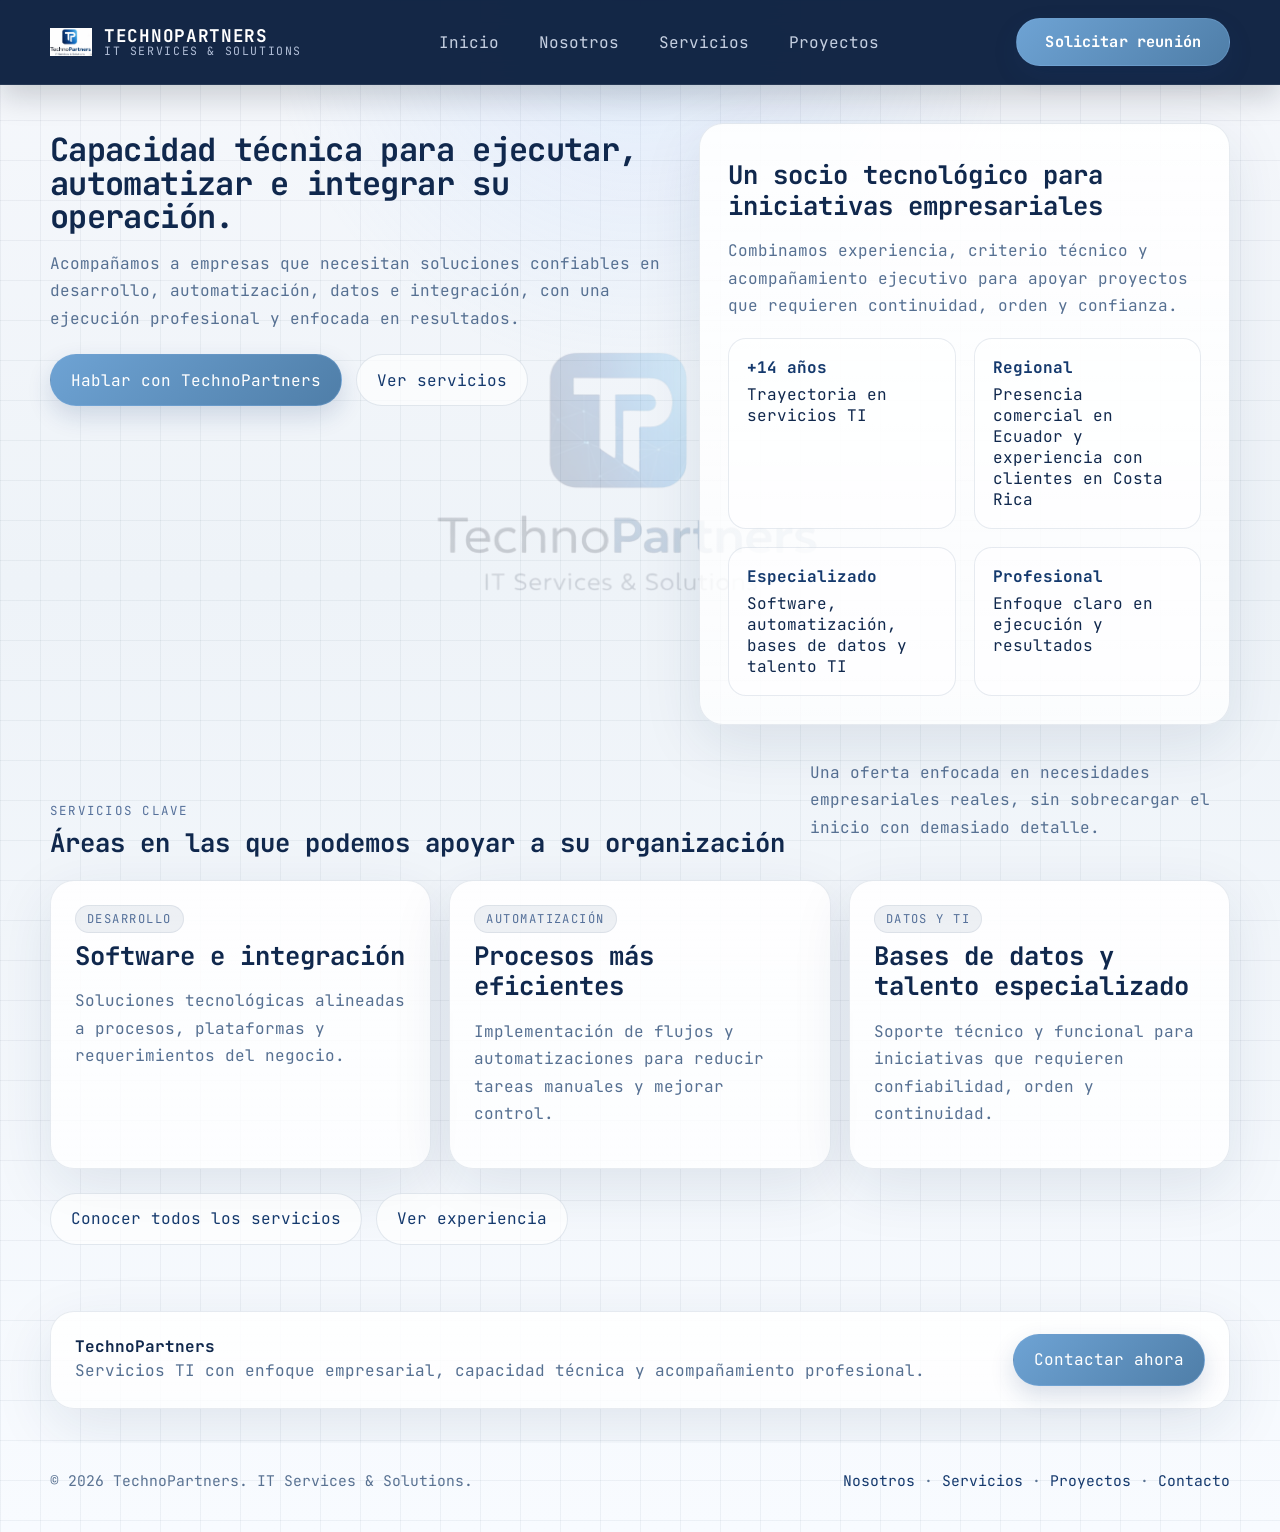
<file: index.html>
<!DOCTYPE html>
<html lang="es">
<head>
  <meta charset="UTF-8" />
  <meta name="viewport" content="width=device-width, initial-scale=1.0" />
  <title>TechnoPartners | IT Services & Solutions</title>
  <meta
    name="description"
    content="TechnoPartners brinda soluciones tecnológicas para empresas: desarrollo de software, automatización, integración, bases de datos y talento TI especializado."
  />
  <link rel="stylesheet" href="styles.css" />
</head>
<body>
  <header class="topbar">
  <div class="container navbar">
    <a class="brand" href="index.html">
      <img src="assets/logo.png" alt="Logo TechnoPartners">
      <div class="brand-text">
        <strong>TECHNOPARTNERS</strong>
        <span>IT SERVICES &amp; SOLUTIONS</span>
      </div>
    </a>

    <nav id="menu" class="nav-links">
      <a href="index.html">Inicio</a>
      <a href="about.html">Nosotros</a>
      <a href="services.html">Servicios</a>
      <a href="projects.html">Proyectos</a>
   
      <a class="nav-mobile-cta" href="contact.html">Solicitar reunión</a>
    </nav>

    <button class="menu-toggle" type="button" onclick="toggleMenu()" aria-label="Abrir menú">
      ☰
    </button>

    <a class="nav-cta" href="contact.html">Solicitar reunión</a>
  </div>
</header>

  <main>
    <section class="hero">
      <div class="container hero-grid">
        <div>
        
          <h1>Capacidad técnica para ejecutar, automatizar e integrar su operación.</h1>
          <p class="lead">
            Acompañamos a empresas que necesitan soluciones confiables en desarrollo,
            automatización, datos e integración, con una ejecución profesional y enfocada en resultados.
          </p>

          <div class="hero-actions">
            <a class="btn btn-primary" href="contact.html">Hablar con TechnoPartners</a>
            <a class="btn btn-secondary" href="services.html">Ver servicios</a>
          </div>
        </div>

        <aside class="hero-card">
          
          <h3>Un socio tecnológico para iniciativas empresariales</h3>
          <p>
            Combinamos experiencia, criterio técnico y acompañamiento ejecutivo
            para apoyar proyectos que requieren continuidad, orden y confianza.
          </p>

          <div class="hero-stats">
            <div class="mini-stat">
              <strong>+14 años</strong>
              <span>Trayectoria en servicios TI</span>
            </div>
            <div class="mini-stat">
              <strong>Regional</strong>
              <span>Presencia comercial en Ecuador y experiencia con clientes en Costa Rica</span>
            </div>
            <div class="mini-stat">
              <strong>Especializado</strong>
              <span>Software, automatización, bases de datos y talento TI</span>
            </div>
            <div class="mini-stat">
              <strong>Profesional</strong>
              <span>Enfoque claro en ejecución y resultados</span>
            </div>
          </div>
        </aside>
      </div>
    </section>

    <section class="section">
      <div class="container">
        <div class="section-header">
          <div>
            <div class="smallcaps">Servicios clave</div>
            <h2>Áreas en las que podemos apoyar a su organización</h2>
          </div>
          <p>
            Una oferta enfocada en necesidades empresariales reales, sin sobrecargar el inicio con demasiado detalle.
          </p>
        </div>

        <div class="service-grid">
          <article class="service-card">
            <div class="tag">Desarrollo</div>
            <h3>Software e integración</h3>
            <p>
              Soluciones tecnológicas alineadas a procesos, plataformas y requerimientos del negocio.
            </p>
          </article>

          <article class="service-card">
            <div class="tag">Automatización</div>
            <h3>Procesos más eficientes</h3>
            <p>
              Implementación de flujos y automatizaciones para reducir tareas manuales y mejorar control.
            </p>
          </article>

          <article class="service-card">
            <div class="tag">Datos y TI</div>
            <h3>Bases de datos y talento especializado</h3>
            <p>
              Soporte técnico y funcional para iniciativas que requieren confiabilidad, orden y continuidad.
            </p>
          </article>
        </div>

        <div class="hero-actions" style="margin-top: 24px;">
          <a class="btn btn-secondary" href="services.html">Conocer todos los servicios</a>
          <a class="btn btn-secondary" href="projects.html">Ver experiencia</a>
        </div>
      </div>
    </section>

    <section class="section">
      <div class="container">
        <div class="band">
          <div>
            <strong>TechnoPartners</strong><br />
            <span>
              Servicios TI con enfoque empresarial, capacidad técnica y acompañamiento profesional.
            </span>
          </div>
          <a class="btn btn-primary" href="contact.html">Contactar ahora</a>
        </div>
      </div>
    </section>
  </main>

  <footer>
    <div class="container footer-grid">
      <div>© <span data-year></span> TechnoPartners. IT Services &amp; Solutions.</div>
      <div>
        <a href="about.html">Nosotros</a> ·
        <a href="services.html">Servicios</a> ·
        <a href="projects.html">Proyectos</a> ·
        <a href="contact.html">Contacto</a>
      </div>
    </div>
  </footer>

  <script src="script.js"></script>
</body>
</html>
</file>
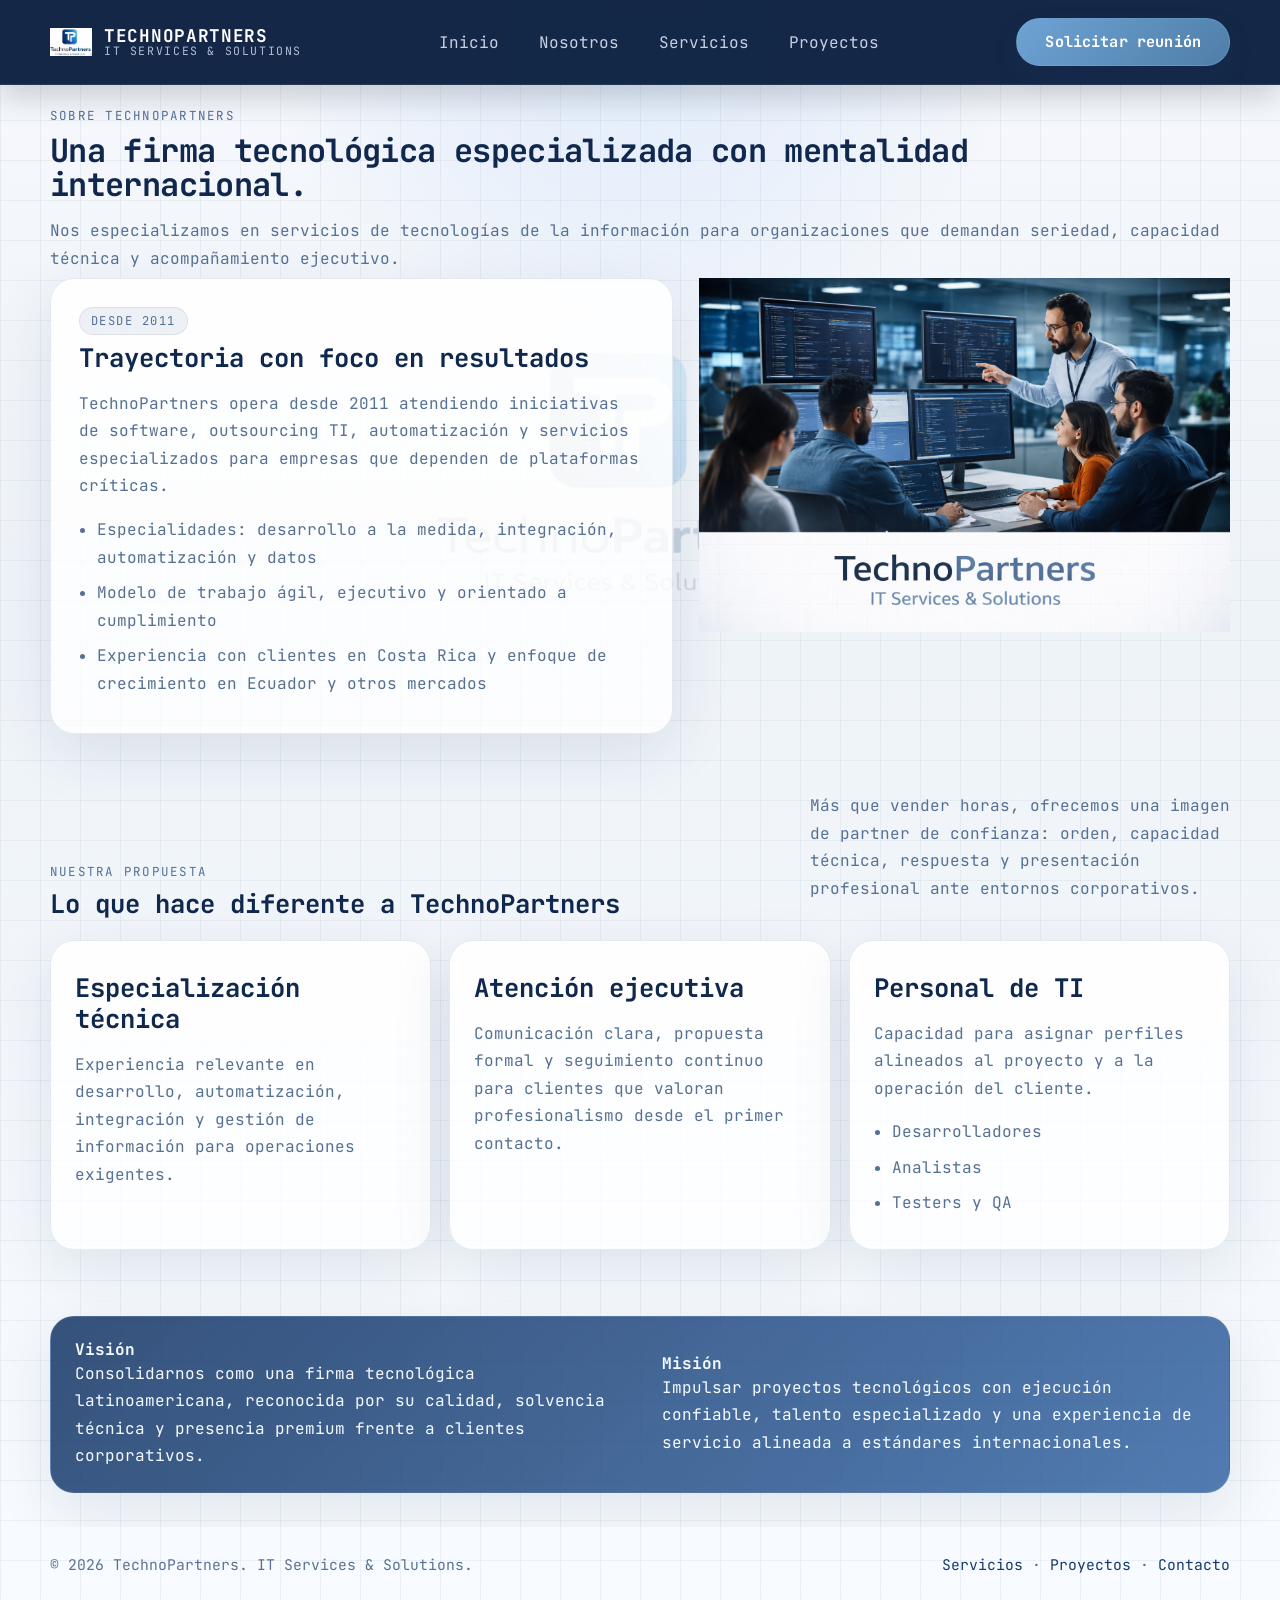
<file: about.html>
<!DOCTYPE html>
<html lang="es">
<head>
  <meta charset="UTF-8" />
  <meta name="viewport" content="width=device-width, initial-scale=1.0" />
  <title>Nosotros | TechnoPartners</title>
  <meta name="description" content="Conozca la trayectoria, el enfoque y la propuesta de valor de TechnoPartners como partner tecnológico para empresas." />
  <link rel="stylesheet" href="styles.css" />
</head>
<body>
  <header class="topbar">
  <div class="container navbar">
    <a class="brand" href="index.html">
      <img src="assets/logo.png" alt="Logo TechnoPartners">
      <div class="brand-text">
        <strong>TECHNOPARTNERS</strong>
        <span>IT SERVICES &amp; SOLUTIONS</span>
      </div>
    </a>

    <nav id="menu" class="nav-links">
      <a href="index.html">Inicio</a>
      <a href="about.html">Nosotros</a>
      <a href="services.html">Servicios</a>
      <a href="projects.html">Proyectos</a>
     
      <a class="nav-mobile-cta" href="contact.html">Solicitar reunión</a>
    </nav>

    <button class="menu-toggle" type="button" onclick="toggleMenu()" aria-label="Abrir menú">
      ☰
    </button>

    <a class="nav-cta" href="contact.html">Solicitar reunión</a>
  </div>
</header>

  <main>
    <section class="page-hero">
      <div class="container">
        <div class="smallcaps">Sobre TechnoPartners</div>
        <h1>Una firma tecnológica especializada con mentalidad internacional.</h1>
        <p>Nos especializamos en servicios de tecnologías de la información para organizaciones que demandan seriedad, capacidad técnica y acompañamiento ejecutivo.</p>
      </div>
    </section>

    <section class="section">
      <div class="container two-col">
        <div class="panel">
          <div class="tagline">Desde 2011</div>
          <h3>Trayectoria con foco en resultados</h3>
          <p>TechnoPartners opera desde 2011 atendiendo iniciativas de software, outsourcing TI, automatización y servicios especializados para empresas que dependen de plataformas críticas.</p>
          <ul class="bullet-list">
            <li>Especialidades: desarrollo a la medida, integración, automatización y datos</li>
            <li>Modelo de trabajo ágil, ejecutivo y orientado a cumplimiento</li>
            <li>Experiencia con clientes en Costa Rica y enfoque de crecimiento en Ecuador y otros mercados</li>
          </ul>
        </div>
        <div class="logo-showcase">
          <img src="assets/fototp.png" alt="Logo TechnoPartners grande" />
        </div>
      </div>
    </section>

    <section class="section">
      <div class="container">
        <div class="section-header">
          <div>
            <div class="smallcaps">Nuestra propuesta</div>
            <h2>Lo que hace diferente a TechnoPartners</h2>
          </div>
          <p>Más que vender horas, ofrecemos una imagen de partner de confianza: orden, capacidad técnica, respuesta y presentación profesional ante entornos corporativos.</p>
        </div>
        <div class="grid-3">
          <article class="card">
            <h3>Especialización técnica</h3>
            <p>Experiencia relevante en desarrollo, automatización, integración y gestión de información para operaciones exigentes.</p>
          </article>
          <article class="card">
            <h3>Atención ejecutiva</h3>
            <p>Comunicación clara, propuesta formal y seguimiento continuo para clientes que valoran profesionalismo desde el primer contacto.</p>
          </article>
          <article class="card">
            <h3>Personal de TI</h3>
            <p>Capacidad para asignar perfiles alineados al proyecto y a la operación del cliente.</p>
            <ul class="bullet-list">
              <li>Desarrolladores</li>
              <li>Analistas</li>
              <li>Testers y QA</li>
            </ul>
          </article>
        </div>
      </div>
    </section>

    <section class="section">
      <div class="container">
        <div class="band highlight">
          <div>
            <strong>Visión</strong><br />
            <span>Consolidarnos como una firma tecnológica latinoamericana, reconocida por su calidad, solvencia técnica y presencia premium frente a clientes corporativos.</span>
          </div>
          <div>
            <strong>Misión</strong><br />
            <span>Impulsar proyectos tecnológicos con ejecución confiable, talento especializado y una experiencia de servicio alineada a estándares internacionales.</span>
          </div>
        </div>
      </div>
    </section>
  </main>

  <footer>
    <div class="container footer-grid">
      <div>© <span data-year></span> TechnoPartners. IT Services &amp; Solutions.</div>
      <div><a href="services.html">Servicios</a> · <a href="projects.html">Proyectos</a> · <a href="contact.html">Contacto</a></div>
    </div>
  </footer>
  <script src="script.js"></script>
</body>
</html>
</file>
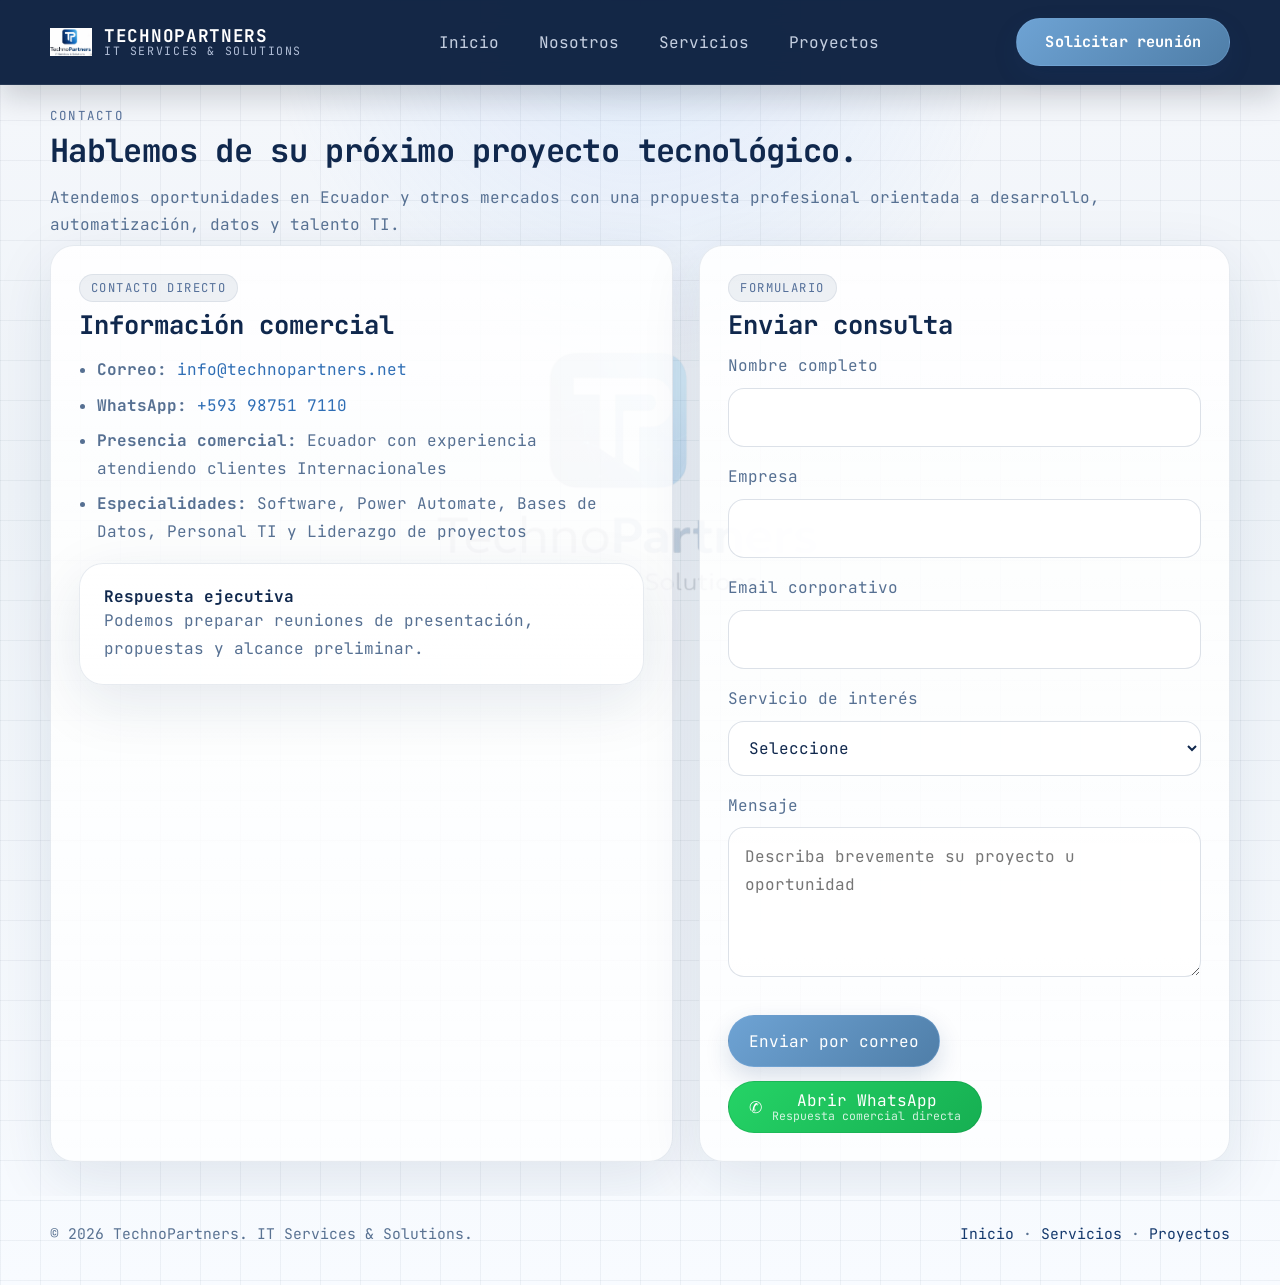
<file: contact.html>
<!DOCTYPE html>
<html lang="es">
<head>
  <meta charset="UTF-8" />
  <meta name="viewport" content="width=device-width, initial-scale=1.0" />
  <title>Contacto | TechnoPartners</title>
  <meta name="description" content="Contacto ejecutivo de TechnoPartners para oportunidades de consultoría TI, software, automatización y outsourcing." />
  <link rel="stylesheet" href="styles.css" />
</head>
<body>
  <header class="topbar">
    <div class="container navbar">
      <a class="brand" href="index.html">
        <img src="assets/logo.png" alt="Logo TechnoPartners">
        <div class="brand-text">
          <strong>TECHNOPARTNERS</strong>
          <span>IT SERVICES &amp; SOLUTIONS</span>
        </div>
      </a>

      <nav id="menu" class="nav-links">
        <a href="index.html">Inicio</a>
        <a href="about.html">Nosotros</a>
        <a href="services.html">Servicios</a>
        <a href="projects.html">Proyectos</a>
        <a class="nav-mobile-cta" href="contact.html">Solicitar reunión</a>
      </nav>

      <button class="menu-toggle" type="button" onclick="toggleMenu()" aria-label="Abrir menú">
        ☰
      </button>

      <a class="nav-cta" href="contact.html">Solicitar reunión</a>
    </div>
  </header>

  <main>
    <section class="page-hero">
      <div class="container">
        <div class="smallcaps">Contacto</div>
        <h1>Hablemos de su próximo proyecto tecnológico.</h1>
        <p>Atendemos oportunidades en Ecuador y otros mercados con una propuesta profesional orientada a desarrollo, automatización, datos y talento TI.</p>
      </div>
    </section>

    <section class="section">
      <div class="container contact-grid">
        
        <!-- INFO -->
        <div class="contact-card">
          <div class="tag">Contacto directo</div>
          <h3>Información comercial</h3>
          <ul class="contact-list">
            <li><strong>Correo:</strong> 
              <a href="mailto:info@technopartners.net">info@technopartners.net</a>
            </li>
            <li><strong>WhatsApp:</strong> 
              <a href="https://wa.me/593987517110" target="_blank" rel="noopener">
                +593 98751 7110
              </a>
            </li>
            <li><strong>Presencia comercial:</strong> Ecuador con experiencia atendiendo clientes Internacionales</li>
            <li><strong>Especialidades:</strong> Software, Power Automate, Bases de Datos, Personal TI y Liderazgo de proyectos</li>
          </ul>

          <div class="band" style="margin-top:18px;">
            <div>
              <strong>Respuesta ejecutiva</strong><br />
              <span>Podemos preparar reuniones de presentación, propuestas y alcance preliminar.</span>
            </div>
          </div>
        </div>

        <!-- FORM -->
        <div class="form-card">
          <div class="tag">Formulario</div>
          <h3>Enviar consulta</h3>

          <form id="contactForm">
            <label>Nombre completo
              <input id="name" type="text" required />
            </label>

            <label>Empresa
              <input id="company" type="text" required />
            </label>

            <label>Email corporativo
              <input id="email" type="email" required />
            </label>

            <label>Servicio de interés
              <select id="service" required>
                <option value="">Seleccione</option>
                <option>Consultoría TI</option>
                <option>Desarrollo de software</option>
                <option>Outsourcing TI</option>
                <option>Power Automate</option>
                <option>Bases de datos</option>
                <option>Liderazgo de proyectos con Scrum</option>
              </select>
            </label>

            <label>Mensaje
              <textarea id="message" required placeholder="Describa brevemente su proyecto u oportunidad"></textarea>
            </label>

            <div class="btn-row">
              <button class="btn btn-primary mail-btn" type="submit">
                Enviar por correo
              </button>

              <a
                class="btn whatsapp-btn"
                href="https://wa.me/593987517110?text=Hola%20TechnoPartners%2C%20quisiera%20recibir%20informaci%C3%B3n%20sobre%20sus%20servicios."
                target="_blank"
                rel="noopener"
              >
                <span class="wa-icon">✆</span>
                <span class="wa-text">
                  Abrir WhatsApp
                  <small>Respuesta comercial directa</small>
                </span>
              </a>
            </div>
          </form>
        </div>

      </div>
    </section>
  </main>

  <footer>
    <div class="container footer-grid">
      <div>© <span data-year></span> TechnoPartners. IT Services &amp; Solutions.</div>
      <div>
        <a href="index.html">Inicio</a> · 
        <a href="services.html">Servicios</a> · 
        <a href="projects.html">Proyectos</a>
      </div>
    </div>
  </footer>

  <script src="script.js"></script>
</body>
</html>
</file>
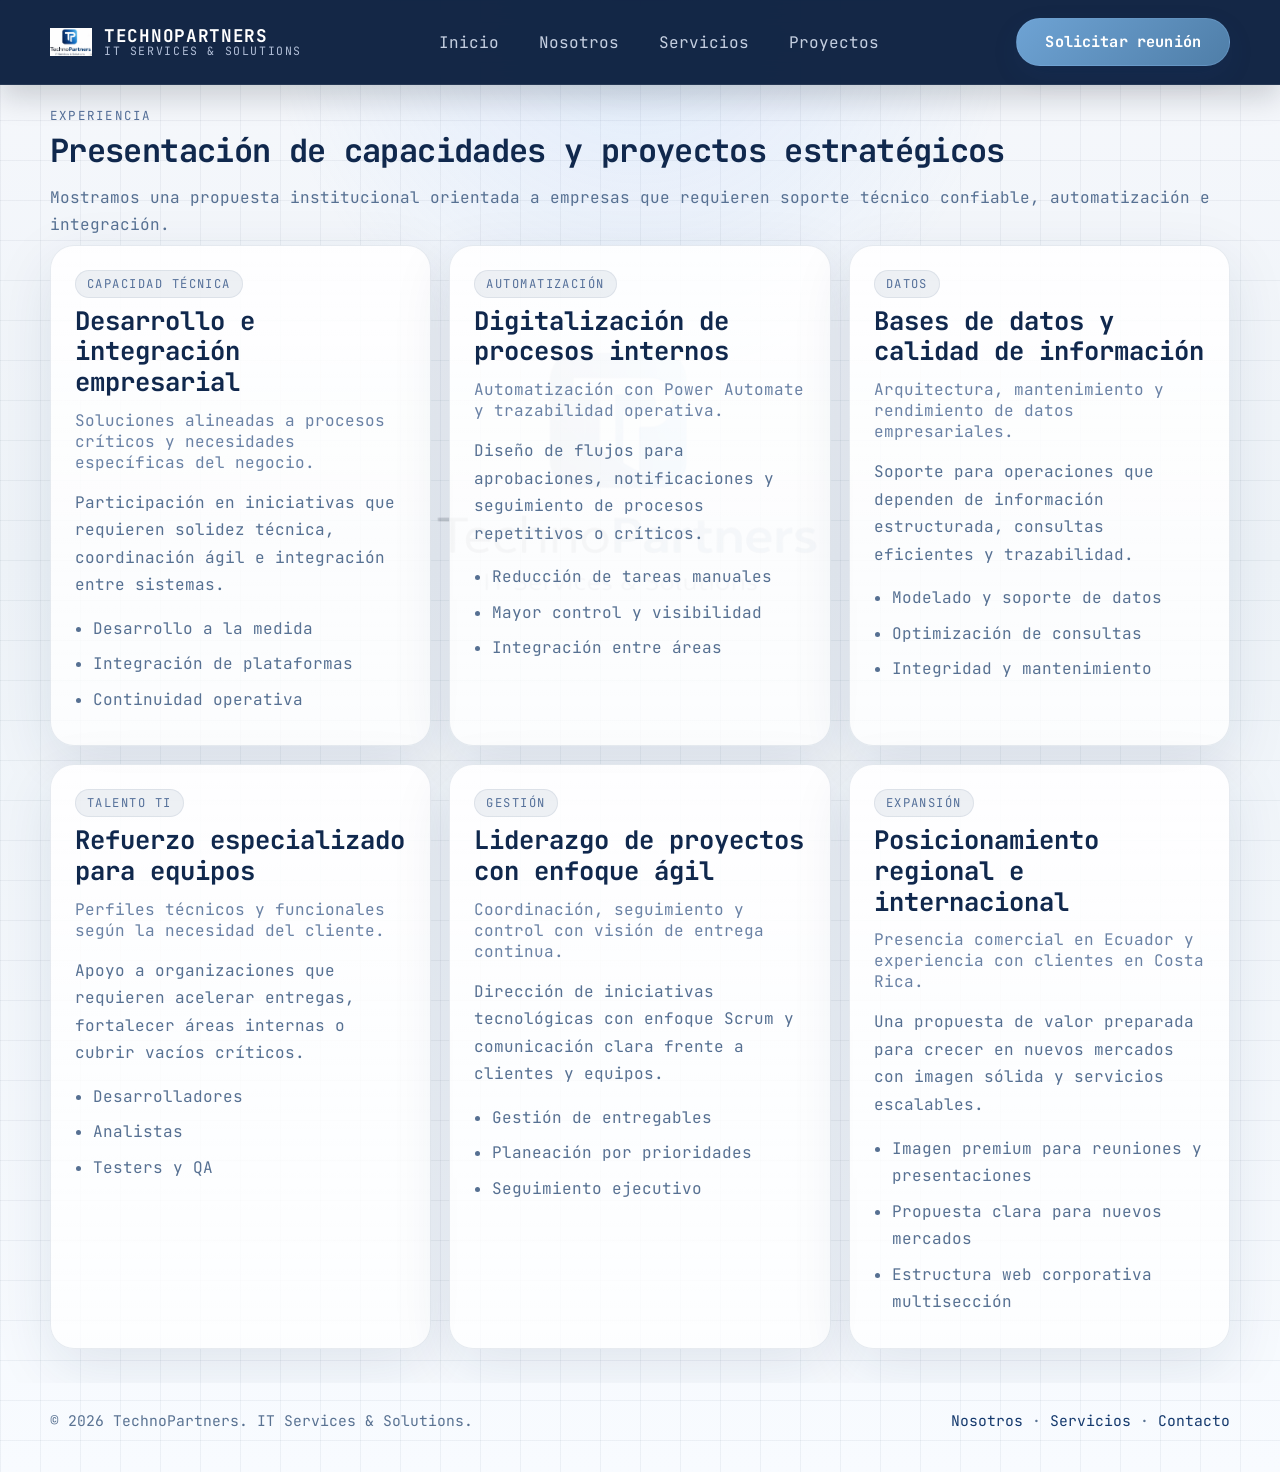
<file: projects.html>
<!DOCTYPE html>
<html lang="es">
<head>
  <meta charset="UTF-8" />
  <meta name="viewport" content="width=device-width, initial-scale=1.0" />
  <title>Proyectos | TechnoPartners</title>
  <meta name="description" content="Portafolio corporativo y enfoque de proyectos de TechnoPartners en desarrollo, automatización, datos y outsourcing TI." />
  <link rel="stylesheet" href="styles.css" />
</head>
<body>
  <header class="topbar">
  <div class="container navbar">
    <a class="brand" href="index.html">
      <img src="assets/logo.png" alt="Logo TechnoPartners">
      <div class="brand-text">
        <strong>TECHNOPARTNERS</strong>
        <span>IT SERVICES &amp; SOLUTIONS</span>
      </div>
    </a>

    <nav id="menu" class="nav-links">
      <a href="index.html">Inicio</a>
      <a href="about.html">Nosotros</a>
      <a href="services.html">Servicios</a>
      <a href="projects.html">Proyectos</a>
   
      <a class="nav-mobile-cta" href="contact.html">Solicitar reunión</a>
    </nav>

    <button class="menu-toggle" type="button" onclick="toggleMenu()" aria-label="Abrir menú">
      ☰
    </button>

    <a class="nav-cta" href="contact.html">Solicitar reunión</a>
  </div>
</header>

  <main>
    <section class="page-hero">
      <div class="container">
        <div class="smallcaps">Experiencia</div>
        <h1>Presentación de capacidades y proyectos estratégicos</h1>
        <p>Mostramos una propuesta institucional orientada a empresas que requieren soporte técnico confiable, automatización e integración.</p>
      </div>
    </section>

    <section class="section">
      <div class="container project-grid">
        <article class="project-card">
          <div class="label">Capacidad técnica</div>
          <h3>Desarrollo e integración empresarial</h3>
          <div class="meta">Soluciones alineadas a procesos críticos y necesidades específicas del negocio.</div>
          <p>Participación en iniciativas que requieren solidez técnica, coordinación ágil e integración entre sistemas.</p>
          <ul class="bullet-list">
            <li>Desarrollo a la medida</li>
            <li>Integración de plataformas</li>
            <li>Continuidad operativa</li>
          </ul>
        </article>
        <article class="project-card">
          <div class="label">Automatización</div>
          <h3>Digitalización de procesos internos</h3>
          <div class="meta">Automatización con Power Automate y trazabilidad operativa.</div>
          <p>Diseño de flujos para aprobaciones, notificaciones y seguimiento de procesos repetitivos o críticos.</p>
          <ul class="bullet-list">
            <li>Reducción de tareas manuales</li>
            <li>Mayor control y visibilidad</li>
            <li>Integración entre áreas</li>
          </ul>
        </article>
        <article class="project-card">
          <div class="label">Datos</div>
          <h3>Bases de datos y calidad de información</h3>
          <div class="meta">Arquitectura, mantenimiento y rendimiento de datos empresariales.</div>
          <p>Soporte para operaciones que dependen de información estructurada, consultas eficientes y trazabilidad.</p>
          <ul class="bullet-list">
            <li>Modelado y soporte de datos</li>
            <li>Optimización de consultas</li>
            <li>Integridad y mantenimiento</li>
          </ul>
        </article>
        <article class="project-card">
          <div class="label">Talento TI</div>
          <h3>Refuerzo especializado para equipos</h3>
          <div class="meta">Perfiles técnicos y funcionales según la necesidad del cliente.</div>
          <p>Apoyo a organizaciones que requieren acelerar entregas, fortalecer áreas internas o cubrir vacíos críticos.</p>
          <ul class="bullet-list">
            <li>Desarrolladores</li>
            <li>Analistas</li>
            <li>Testers y QA</li>
          </ul>
        </article>
        <article class="project-card">
          <div class="label">Gestión</div>
          <h3>Liderazgo de proyectos con enfoque ágil</h3>
          <div class="meta">Coordinación, seguimiento y control con visión de entrega continua.</div>
          <p>Dirección de iniciativas tecnológicas con enfoque Scrum y comunicación clara frente a clientes y equipos.</p>
          <ul class="bullet-list">
            <li>Gestión de entregables</li>
            <li>Planeación por prioridades</li>
            <li>Seguimiento ejecutivo</li>
          </ul>
        </article>
        <article class="project-card">
          <div class="label">Expansión</div>
          <h3>Posicionamiento regional e internacional</h3>
          <div class="meta">Presencia comercial en Ecuador y experiencia con clientes en Costa Rica.</div>
          <p>Una propuesta de valor preparada para crecer en nuevos mercados con imagen sólida y servicios escalables.</p>
          <ul class="bullet-list">
            <li>Imagen premium para reuniones y presentaciones</li>
            <li>Propuesta clara para nuevos mercados</li>
            <li>Estructura web corporativa multisección</li>
          </ul>
        </article>
      </div>
    </section>
  </main>

  <footer>
    <div class="container footer-grid">
      <div>© <span data-year></span> TechnoPartners. IT Services &amp; Solutions.</div>
      <div><a href="about.html">Nosotros</a> · <a href="services.html">Servicios</a> · <a href="contact.html">Contacto</a></div>
    </div>
  </footer>
  <script src="script.js"></script>
</body>
</html>
</file>
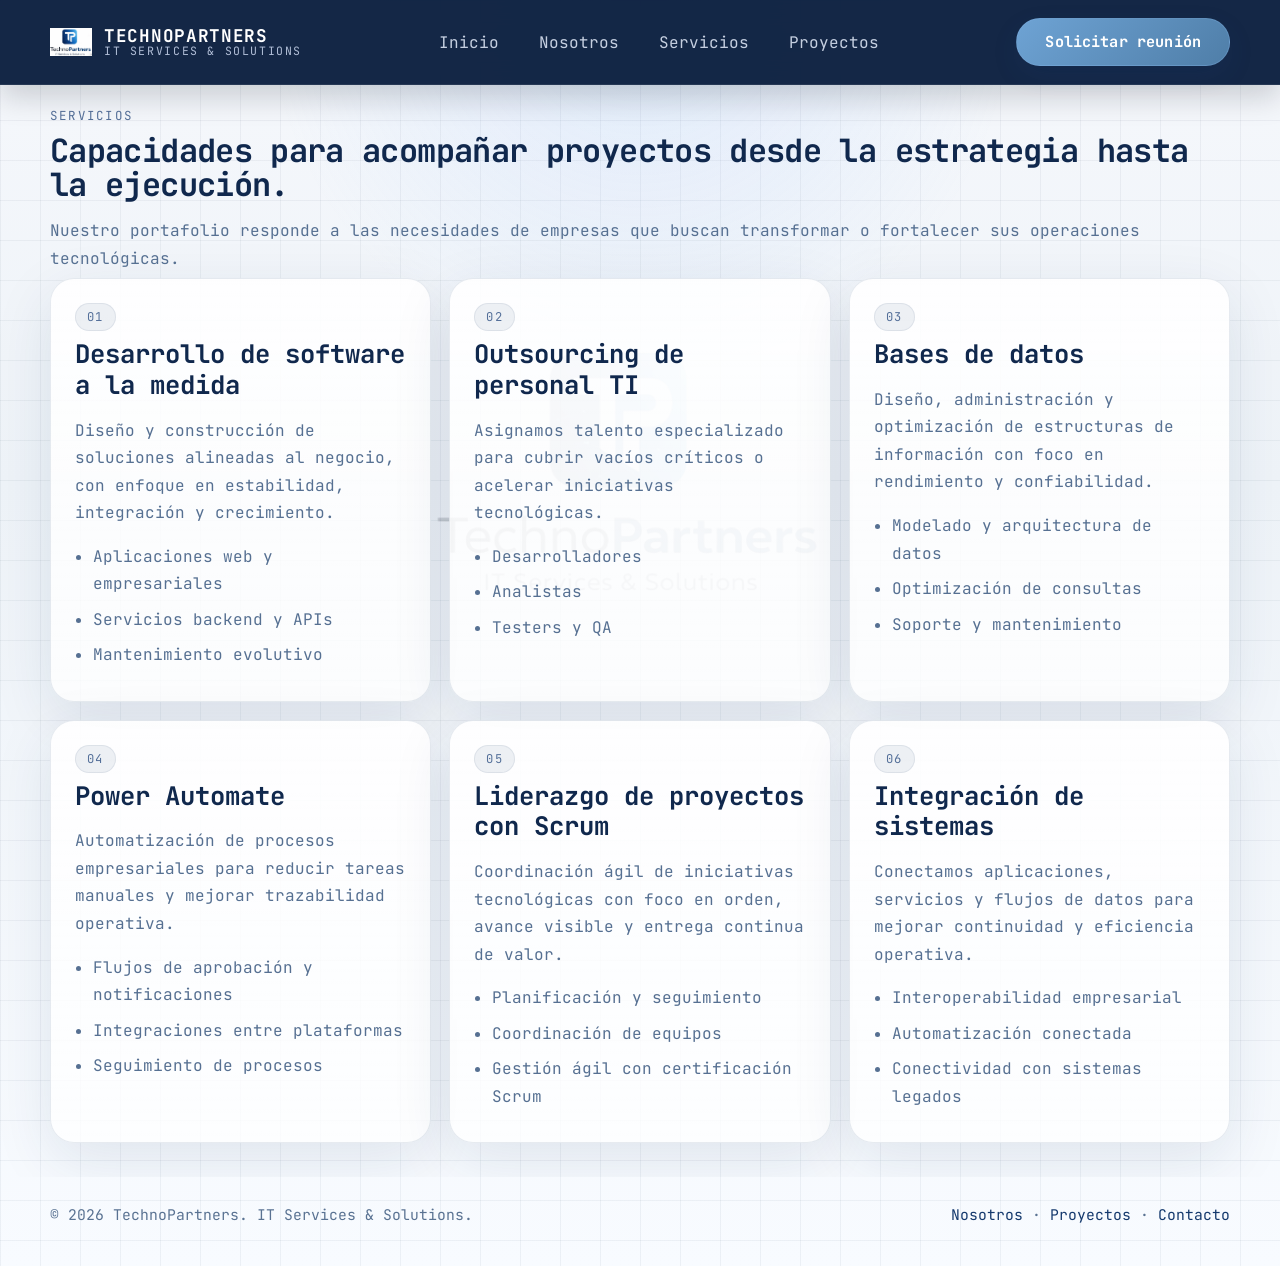
<file: services.html>
<!DOCTYPE html>
<html lang="es">
<head>
  <meta charset="UTF-8" />
  <meta name="viewport" content="width=device-width, initial-scale=1.0" />
  <title>Servicios | TechnoPartners</title>
  <meta name="description" content="Servicios de desarrollo, outsourcing TI, bases de datos, automatización e integración para clientes nacionales e internacionales." />
  <link rel="stylesheet" href="styles.css" />
</head>
<body>
  <header class="topbar">
  <div class="container navbar">
    <a class="brand" href="index.html">
      <img src="assets/logo.png" alt="Logo TechnoPartners">
      <div class="brand-text">
        <strong>TECHNOPARTNERS</strong>
        <span>IT SERVICES &amp; SOLUTIONS</span>
      </div>
    </a>

    <nav id="menu" class="nav-links">
      <a href="index.html">Inicio</a>
      <a href="about.html">Nosotros</a>
      <a href="services.html">Servicios</a>
      <a href="projects.html">Proyectos</a>
     
      <a class="nav-mobile-cta" href="contact.html">Solicitar reunión</a>
    </nav>

    <button class="menu-toggle" type="button" onclick="toggleMenu()" aria-label="Abrir menú">
      ☰
    </button>

    <a class="nav-cta" href="contact.html">Solicitar reunión</a>
  </div>
</header>

  <main>
    <section class="page-hero">
      <div class="container">
        <div class="smallcaps">Servicios</div>
        <h1>Capacidades para acompañar proyectos desde la estrategia hasta la ejecución.</h1>
        <p>Nuestro portafolio responde a las necesidades de empresas que buscan transformar o fortalecer sus operaciones tecnológicas.</p>
      </div>
    </section>

    <section class="section">
      <div class="container service-grid">
        <article class="service-card">
          <div class="tag">01</div>
          <h3>Desarrollo de software a la medida</h3>
          <p>Diseño y construcción de soluciones alineadas al negocio, con enfoque en estabilidad, integración y crecimiento.</p>
          <ul class="service-list">
            <li>Aplicaciones web y empresariales</li>
            <li>Servicios backend y APIs</li>
            <li>Mantenimiento evolutivo</li>
          </ul>
        </article>
        <article class="service-card">
          <div class="tag">02</div>
          <h3>Outsourcing de personal TI</h3>
          <p>Asignamos talento especializado para cubrir vacíos críticos o acelerar iniciativas tecnológicas.</p>
          <ul class="service-list">
            <li>Desarrolladores</li>
            <li>Analistas</li>
            <li>Testers y QA</li>
          </ul>
        </article>
        <article class="service-card">
          <div class="tag">03</div>
          <h3>Bases de datos</h3>
          <p>Diseño, administración y optimización de estructuras de información con foco en rendimiento y confiabilidad.</p>
          <ul class="service-list">
            <li>Modelado y arquitectura de datos</li>
            <li>Optimización de consultas</li>
            <li>Soporte y mantenimiento</li>
          </ul>
        </article>
        <article class="service-card">
          <div class="tag">04</div>
          <h3>Power Automate</h3>
          <p>Automatización de procesos empresariales para reducir tareas manuales y mejorar trazabilidad operativa.</p>
          <ul class="service-list">
            <li>Flujos de aprobación y notificaciones</li>
            <li>Integraciones entre plataformas</li>
            <li>Seguimiento de procesos</li>
          </ul>
        </article>
        <article class="service-card">
          <div class="tag">05</div>
          <h3>Liderazgo de proyectos con Scrum</h3>
          <p>Coordinación ágil de iniciativas tecnológicas con foco en orden, avance visible y entrega continua de valor.</p>
          <ul class="service-list">
            <li>Planificación y seguimiento</li>
            <li>Coordinación de equipos</li>
            <li>Gestión ágil con certificación Scrum</li>
          </ul>
        </article>
        <article class="service-card">
          <div class="tag">06</div>
          <h3>Integración de sistemas</h3>
          <p>Conectamos aplicaciones, servicios y flujos de datos para mejorar continuidad y eficiencia operativa.</p>
          <ul class="service-list">
            <li>Interoperabilidad empresarial</li>
            <li>Automatización conectada</li>
            <li>Conectividad con sistemas legados</li>
          </ul>
        </article>
      </div>
    </section>
  </main>

  <footer>
    <div class="container footer-grid">
      <div>© <span data-year></span> TechnoPartners. IT Services &amp; Solutions.</div>
      <div><a href="about.html">Nosotros</a> · <a href="projects.html">Proyectos</a> · <a href="contact.html">Contacto</a></div>
    </div>
  </footer>
  <script src="script.js"></script>
</body>
</html>
</file>
<file: styles.css>
@import url('https://fonts.googleapis.com/css2?family=JetBrains+Mono:wght@400;500;700;800&display=swap');

:root {
  --bg: #eff3f8;
  --bg-2: #f8fbff;
  --panel: rgba(255, 255, 255, 0.82);
  --panel-strong: rgba(255, 255, 255, 0.94);
  --line: rgba(26, 58, 105, 0.10);
  --line-strong: rgba(26, 58, 105, 0.18);
  --text: #10284d;
  --muted: #567092;
  --brand: #14396d;
  --brand-2: #2f6eb5;
  --navy: #0b1f3f;
  --accent: #66b8ff;
  --success: #25d366;
  --warning: #f3b63f;
  --shadow: 0 18px 60px rgba(18, 46, 84, 0.10);
  --shadow-soft: 0 10px 30px rgba(18, 46, 84, 0.08);
  --radius: 24px;
  --radius-sm: 16px;
  --max: 1180px;
}

*,
*::before,
*::after {
  box-sizing: border-box;
}

html {
  scroll-behavior: smooth;
  -webkit-text-size-adjust: 100%;
}

body {
  margin: 0;
  font-family: 'JetBrains Mono', monospace;
  color: var(--text);
  background:
    linear-gradient(rgba(16, 40, 77, 0.05) 1px, transparent 1px),
    linear-gradient(90deg, rgba(16, 40, 77, 0.05) 1px, transparent 1px),
    linear-gradient(180deg, #f6f8fc 0%, #eef3f8 38%, #f8fbff 100%);
  background-size: 40px 40px, 40px 40px, auto;
  min-height: 100vh;
  overflow-x: hidden;
}

body::before {
  content: "";
  position: fixed;
  inset: 84px 0 0 0;
  background: url('assets/logosinfondotp.svg') center 170px / min(820px, 66vw) no-repeat;
  opacity: 0.18;
  filter: saturate(1.05);
  pointer-events: none;
  z-index: -2;
}

body::after {
  content: "";
  position: fixed;
  inset: 0;
  background: radial-gradient(circle at top center, rgba(130, 182, 255, 0.18), transparent 34%);
  pointer-events: none;
  z-index: -3;
}

a {
  color: inherit;
  text-decoration: none;
}

img,
svg,
video,
canvas {
  max-width: 100%;
  display: block;
}

button,
input,
textarea,
select {
  font: inherit;
}

button {
  appearance: none;
  -webkit-appearance: none;
}

.container {
  width: min(calc(100% - 32px), var(--max));
  margin: 0 auto;
}

/* =========================
   NAVBAR
========================= */

.topbar {
  position: sticky;
  top: 0;
  z-index: 1000;
  background: rgba(11, 31, 63, 0.96);
  backdrop-filter: blur(14px);
  border-bottom: 1px solid rgba(255, 255, 255, 0.08);
  box-shadow: 0 12px 30px rgba(4, 14, 30, 0.18);
}

.navbar {
  min-height: 84px;
  display: flex;
  align-items: center;
  justify-content: space-between;
  gap: 18px;
  position: relative;
}

.brand {
  display: inline-flex;
  align-items: center;
  gap: 12px;
  min-width: 0;
  flex: 0 1 auto;
}

.brand img {
  width: 42px;
  height: 42px;
  object-fit: contain;
  flex: 0 0 auto;
}

.brand-text {
  display: flex;
  flex-direction: column;
  line-height: 1.1;
  min-width: 0;
}

.brand-text strong {
  font-size: 1.1rem;
  color: #ffffff;
  letter-spacing: 0.04em;
  white-space: nowrap;
}

.brand-text span {
  font-size: 0.72rem;
  letter-spacing: 0.14em;
  text-transform: uppercase;
  color: rgba(220, 232, 255, 0.78);
  white-space: nowrap;
}

.nav-links {
  display: flex;
  align-items: center;
  gap: 8px;
  flex: 0 1 auto;
}

.nav-links a {
  color: rgba(232, 241, 255, 0.84);
  padding: 12px 16px;
  border-radius: 999px;
  transition: 0.24s ease;
  white-space: nowrap;
}

.nav-links a:hover,
.nav-links a.active {
  color: #fff;
  background: rgba(255, 255, 255, 0.08);
}

.menu-toggle {
  display: none;
  align-items: center;
  justify-content: center;
  width: 46px;
  height: 46px;
  border-radius: 14px;
  border: 1px solid rgba(255, 255, 255, 0.14);
  background: rgba(255, 255, 255, 0.06);
  color: #fff;
  cursor: pointer;
  flex: 0 0 auto;
  line-height: 1;
}

.menu-toggle:hover {
  background: rgba(255, 255, 255, 0.10);
}

.nav-mobile-cta {
  display: none;
}

/* =========================
   BOTONES
========================= */

.btn {
  display: inline-flex;
  align-items: center;
  justify-content: center;
  gap: 10px;
  min-height: 52px;
  padding: 0 20px;
  border-radius: 999px;
  border: 1px solid transparent;
  transition: 0.24s ease;
  cursor: pointer;
  user-select: none;
  -webkit-user-select: none;
  text-align: center;
}

.btn:hover {
  transform: translateY(-1px);
}

.btn-primary,
.nav-cta {
  background: linear-gradient(135deg, #6ea3d4, #4f7ea8);
  color: #ffffff;
  border: 1px solid rgba(125, 170, 220, 0.32);
  box-shadow: 0 10px 24px rgba(20, 57, 109, 0.16);
}

.topbar .nav-cta {
  height: 48px;
  min-height: 48px;
  padding: 0 28px;
  display: inline-flex;
  align-items: center;
  justify-content: center;
  align-self: center;
  text-align: center;
  line-height: 1;
  font-size: 0.95rem;
  font-weight: 700;
  letter-spacing: 0.01em;
  border-radius: 999px;
  white-space: nowrap;
  vertical-align: middle;
  flex: 0 0 auto;
  box-sizing: border-box;
  user-select: none;
  -webkit-user-select: none;
}

.btn-primary:hover,
.nav-cta:hover {
  background: linear-gradient(135deg, #5f93c2, #446f95);
  box-shadow: 0 14px 28px rgba(20, 57, 109, 0.20);
  transform: translateY(-1px);
}

.btn-secondary {
  background: rgba(255, 255, 255, 0.65);
  color: var(--brand);
  border-color: rgba(34, 72, 118, 0.12);
}

.btn-secondary:hover {
  background: rgba(255, 255, 255, 0.9);
}

.email-btn {
  background: linear-gradient(135deg, #f3b63f, #e0a02c);
  color: #14253f;
  border-color: rgba(174, 123, 19, 0.24);
}

.email-btn:hover {
  background: linear-gradient(135deg, #e9ad3d, #d3931f);
}

.whatsapp-btn {
  background: linear-gradient(135deg, #25d366, #16af52);
  color: #fff;
  border-color: rgba(14, 129, 58, 0.24);
}

.whatsapp-btn:hover {
  background: linear-gradient(135deg, #22c85f, #12974a);
}

/* =========================
   TEXTOS AUXILIARES
========================= */

.smallcaps,
.eyebrow,
.tag,
.label,
.tagline {
  font-size: 0.78rem;
  letter-spacing: 0.18em;
  text-transform: uppercase;
  color: #55709a;
}

.tag,
.label,
.tagline {
  display: inline-flex;
  align-items: center;
  min-height: 28px;
  padding: 0 11px;
  border-radius: 999px;
  background: rgba(26, 58, 105, 0.07);
  border: 1px solid rgba(26, 58, 105, 0.08);
  font-size: 0.76rem;
  letter-spacing: 0.12em;
}

main {
  overflow: clip;
}

/* =========================
   HERO / PAGE HERO
========================= */

.hero {
  padding: 38px 0 18px;
}

.page-hero {
  padding: 22px 0 6px;
}

.section {
  padding: 18px 0 34px;
}

.section + .section {
  padding-top: 8px;
}

.page-hero + .section,
.hero + .section {
  padding-top: 0;
}

.hero-grid,
.two-col,
.contact-grid {
  display: grid;
  grid-template-columns: 1.08fr 0.92fr;
  gap: 26px;
  align-items: stretch;
}

.hero .container,
.page-hero .container {
  position: relative;
  z-index: 1;
}

.hero h1,
.page-hero h1 {
  font-size: clamp(1.4rem, 2.5vw, 2.5rem);
  line-height: 1.05;
  letter-spacing: -0.02em;
  margin: 10px 0 16px;
  max-width: 100%;
  width: 100%;
  text-wrap: normal;
}

.hero .lead,
.page-hero p {
  max-width: 100%;
  margin: 0;
}

.hero .lead,
.page-hero p,
.section-header p,
.panel p,
.card p,
.service-card p,
.project-card p,
.hero-card p,
.contact-card p,
.form-note,
.band span,
li,
label {
  color: var(--muted);
  line-height: 1.72;
  font-size: 1rem;
}

.hero-actions,
.btn-row {
  display: flex;
  flex-wrap: wrap;
  gap: 14px;
  margin-top: 22px;
}

/* =========================
   TARJETAS / PANELS
========================= */

.hero-card,
.panel,
.card,
.service-card,
.project-card,
.contact-card,
.form-card,
.metric,
.logo-panel,
.band,
.media-card {
  background: linear-gradient(180deg, rgba(255, 255, 255, 0.90), rgba(255, 255, 255, 0.76));
  border: 1px solid var(--line);
  border-radius: var(--radius);
  box-shadow: var(--shadow);
}

.hero-card,
.panel,
.contact-card,
.form-card,
.media-card,
.logo-panel {
  padding: 28px;
}

.card,
.service-card,
.project-card,
.metric {
  padding: 24px;
}

.band {
  padding: 22px 24px;
  margin-top: 24px;
  display: flex;
  align-items: center;
  justify-content: space-between;
  gap: 18px;
}

.hero-card h3,
.panel h3,
.card h3,
.service-card h3,
.project-card h3,
.contact-card h3,
.form-card h3 {
  font-size: clamp(1.25rem, 2vw, 1.9rem);
  line-height: 1.2;
  margin: 8px 0 12px;
}

/* =========================
   GRIDS
========================= */

.hero-stats,
.grid-3,
.service-grid,
.project-grid,
.metric-grid {
  display: grid;
  gap: 18px;
}

.hero-stats {
  grid-template-columns: repeat(2, minmax(0, 1fr));
  margin-top: 18px;
}

.grid-3,
.service-grid,
.project-grid {
  grid-template-columns: repeat(3, minmax(0, 1fr));
}

.metric-grid {
  grid-template-columns: repeat(4, minmax(0, 1fr));
}

.mini-stat,
.metric {
  padding: 18px;
  border-radius: 18px;
  border: 1px solid var(--line);
  background: rgba(255, 255, 255, 0.55);
}

.mini-stat strong,
.metric strong {
  display: block;
  color: var(--brand);
  margin-bottom: 6px;
  font-size: 1rem;
}

/* =========================
   HEADERS DE SECCIÓN
========================= */

.section-header {
  display: flex;
  align-items: end;
  justify-content: space-between;
  gap: 24px;
  margin-bottom: 22px;
}

.section-header h2 {
  margin: 10px 0 0;
  font-size: clamp(1.25rem, 2vw, 2rem);
  line-height: 1.1;
}

.section-header > p {
  max-width: 42ch;
}

/* =========================
   LISTAS
========================= */

.bullet-list,
.service-list,
.contact-list {
  margin: 16px 0 0;
  padding-left: 18px;
}

.bullet-list li,
.service-list li,
.contact-list li {
  margin-bottom: 8px;
}

.contact-list a {
  color: var(--brand-2);
}

/* =========================
   ABOUT / MEDIA
========================= */

.logo-panel,
.media-card {
  display: grid;
  place-items: center;
  min-height: 100%;
}

.media-card img {
  width: 100%;
  height: 100%;
  min-height: 280px;
  object-fit: cover;
  border-radius: 18px;
}

.logo-panel img {
  width: min(100%, 320px);
  opacity: 0.95;
}

.project-card .meta {
  color: #6a82a5;
  margin: 8px 0 14px;
}

.highlight {
  background: linear-gradient(135deg, rgba(26, 58, 105, 0.88), rgba(54, 102, 164, 0.86));
  border-color: rgba(255, 255, 255, 0.10);
}

.highlight strong,
.highlight span {
  color: #f6fbff;
}

/* =========================
   FORMULARIO
========================= */

.form-card form {
  display: grid;
  gap: 16px;
}

label {
  display: grid;
  gap: 8px;
}

input,
select,
textarea {
  width: 100%;
  border: 1px solid rgba(26, 58, 105, 0.15);
  background: rgba(255, 255, 255, 0.8);
  border-radius: 16px;
  padding: 15px 16px;
  color: var(--text);
  outline: none;
}

input:focus,
select:focus,
textarea:focus {
  border-color: rgba(47, 110, 181, 0.44);
  box-shadow: 0 0 0 4px rgba(79, 138, 205, 0.12);
}

textarea {
  min-height: 150px;
  resize: vertical;
}

.wa-text {
  display: flex;
  flex-direction: column;
  line-height: 1.12;
}

.wa-text small {
  opacity: 0.8;
  font-size: 0.72rem;
}

/* =========================
   FOOTER
========================= */

footer {
  padding: 28px 0 42px;
}

.footer-grid {
  display: flex;
  justify-content: space-between;
  gap: 16px;
  flex-wrap: wrap;
  color: #597292;
  font-size: 0.92rem;
}

.footer-grid a {
  color: var(--brand);
}

/* =========================
   HOVER
========================= */

.reveal-up {
  transition: transform 0.28s ease, box-shadow 0.28s ease, border-color 0.28s ease;
}

.reveal-up:hover {
  transform: translateY(-5px);
  border-color: var(--line-strong);
  box-shadow: 0 22px 50px rgba(18, 46, 84, 0.14);
}

/* =========================
   LARGE TABLET / SMALL DESKTOP
========================= */

@media (max-width: 1200px) {
  .topbar .nav-cta {
    padding: 0 22px;
    font-size: 0.92rem;
  }

  .brand-text strong {
    font-size: 1rem;
  }

  .brand-text span {
    font-size: 0.66rem;
  }
}

/* =========================
   TABLET
========================= */

@media (max-width: 1100px) {
  .grid-3,
  .service-grid,
  .project-grid,
  .metric-grid {
    grid-template-columns: repeat(2, minmax(0, 1fr));
  }

  .section-header {
    flex-direction: column;
    align-items: start;
  }

  .hero h1,
  .page-hero h1 {
    max-width: 100%;
    width: 100%;
    font-size: clamp(1.3rem, 2.8vw, 2.2rem);
  }

  .navbar {
    gap: 14px;
  }

  .nav-links {
    gap: 4px;
  }

  .nav-links a {
    padding: 10px 12px;
  }
}

/* =========================
   MOBILE NAV / STACK
========================= */

@media (max-width: 920px) {
  body::before {
    background: url('assets/logosinfondotp.svg') center 140px / min(420px, 72vw) no-repeat;
    opacity: 0.11;
  }

  .menu-toggle {
    display: inline-flex;
  }

  .navbar {
    min-height: 78px;
    flex-wrap: nowrap;
    align-items: center;
    justify-content: space-between;
    padding: 12px 0;
    gap: 10px;
  }

  .brand {
    flex: 1 1 auto;
    min-width: 0;
    overflow: hidden;
  }

  .brand img {
    width: 34px;
    height: 34px;
  }

  .brand-text {
    min-width: 0;
  }

  .brand-text strong {
    font-size: 0.95rem;
    overflow: hidden;
    text-overflow: ellipsis;
  }

  .brand-text span {
    font-size: 0.58rem;
    letter-spacing: 0.1em;
    overflow: hidden;
    text-overflow: ellipsis;
  }

  .topbar .nav-cta {
    display: none !important;
  }

  .nav-links {
    position: absolute;
    top: calc(100% + 8px);
    left: 0;
    right: 0;
    display: none;
    flex-direction: column;
    align-items: stretch;
    gap: 6px;
    padding: 12px;
    border-radius: 18px;
    background: linear-gradient(180deg, rgba(8, 26, 52, 0.98), rgba(13, 36, 70, 0.97));
    border: 1px solid rgba(122, 167, 241, 0.14);
    box-shadow: 0 16px 34px rgba(5, 16, 34, 0.22);
    z-index: 30;
  }

  .nav-links.open {
    display: flex;
  }

  .nav-links a {
    width: 100%;
    padding: 12px 14px;
    border-radius: 12px;
  }

  .nav-mobile-cta {
    display: inline-flex;
    justify-content: center;
    align-items: center;
    margin-top: 6px;
    min-height: 48px;
    padding: 0 16px;
    border-radius: 999px;
    background: linear-gradient(135deg, #5b8db8, #4f7fa8);
    border: 1px solid rgba(79, 127, 168, 0.35);
    color: #f6fbff !important;
    font-weight: 600;
    text-align: center;
  }

  .hero-grid,
  .two-col,
  .contact-grid {
    grid-template-columns: 1fr;
  }

  .hero {
    padding: 28px 0 14px;
  }

  .page-hero {
    padding: 18px 0 6px;
  }

  .section {
    padding: 16px 0 28px;
  }

  .hero h1,
  .page-hero h1 {
    max-width: 100%;
    width: 100%;
    font-size: clamp(1.25rem, 5.4vw, 2rem);
    line-height: 1.08;
    margin: 8px 0 14px;
  }

  .hero .lead,
  .page-hero p {
    max-width: 100%;
  }

  .metric-grid,
  .hero-stats,
  .grid-3,
  .service-grid,
  .project-grid {
    grid-template-columns: 1fr;
  }

  .section-header,
  .band,
  .footer-grid {
    flex-direction: column;
    align-items: flex-start;
  }
}

/* =========================
   SMALL MOBILE
========================= */

@media (max-width: 680px) {
  .container {
    width: min(calc(100% - 22px), var(--max));
  }

  .hero-card,
  .panel,
  .contact-card,
  .form-card,
  .media-card,
  .logo-panel,
  .card,
  .service-card,
  .project-card,
  .metric,
  .band {
    padding: 20px;
    border-radius: 20px;
  }

  .hero-actions,
  .btn-row,
  .band {
    flex-direction: column;
    align-items: stretch;
  }

  .btn,
  .btn-row .btn,
  .hero-actions .btn,
  .band .btn {
    width: 100%;
  }

  .hero {
    padding: 24px 0 12px;
  }

  .page-hero {
    padding: 16px 0 4px;
  }

  .section {
    padding: 14px 0 24px;
  }
}

/* =========================
   VERY SMALL DEVICES
========================= */

@media (max-width: 420px) {
  .brand img {
    width: 30px;
    height: 30px;
  }

  .brand-text strong {
    font-size: 0.84rem;
  }

  .brand-text span {
    font-size: 0.52rem;
    letter-spacing: 0.06em;
  }

  .menu-toggle {
    width: 42px;
    height: 42px;
  }

  .hero h1,
  .page-hero h1 {
    font-size: clamp(1.15rem, 7vw, 1.7rem);
  }

  .hero .lead,
  .page-hero p,
  .section-header p,
  .panel p,
  .card p,
  .service-card p,
  .project-card p,
  .hero-card p,
  .contact-card p,
  .form-note,
  .band span,
  li,
  label {
    font-size: 0.95rem;
  }
}
</file>
